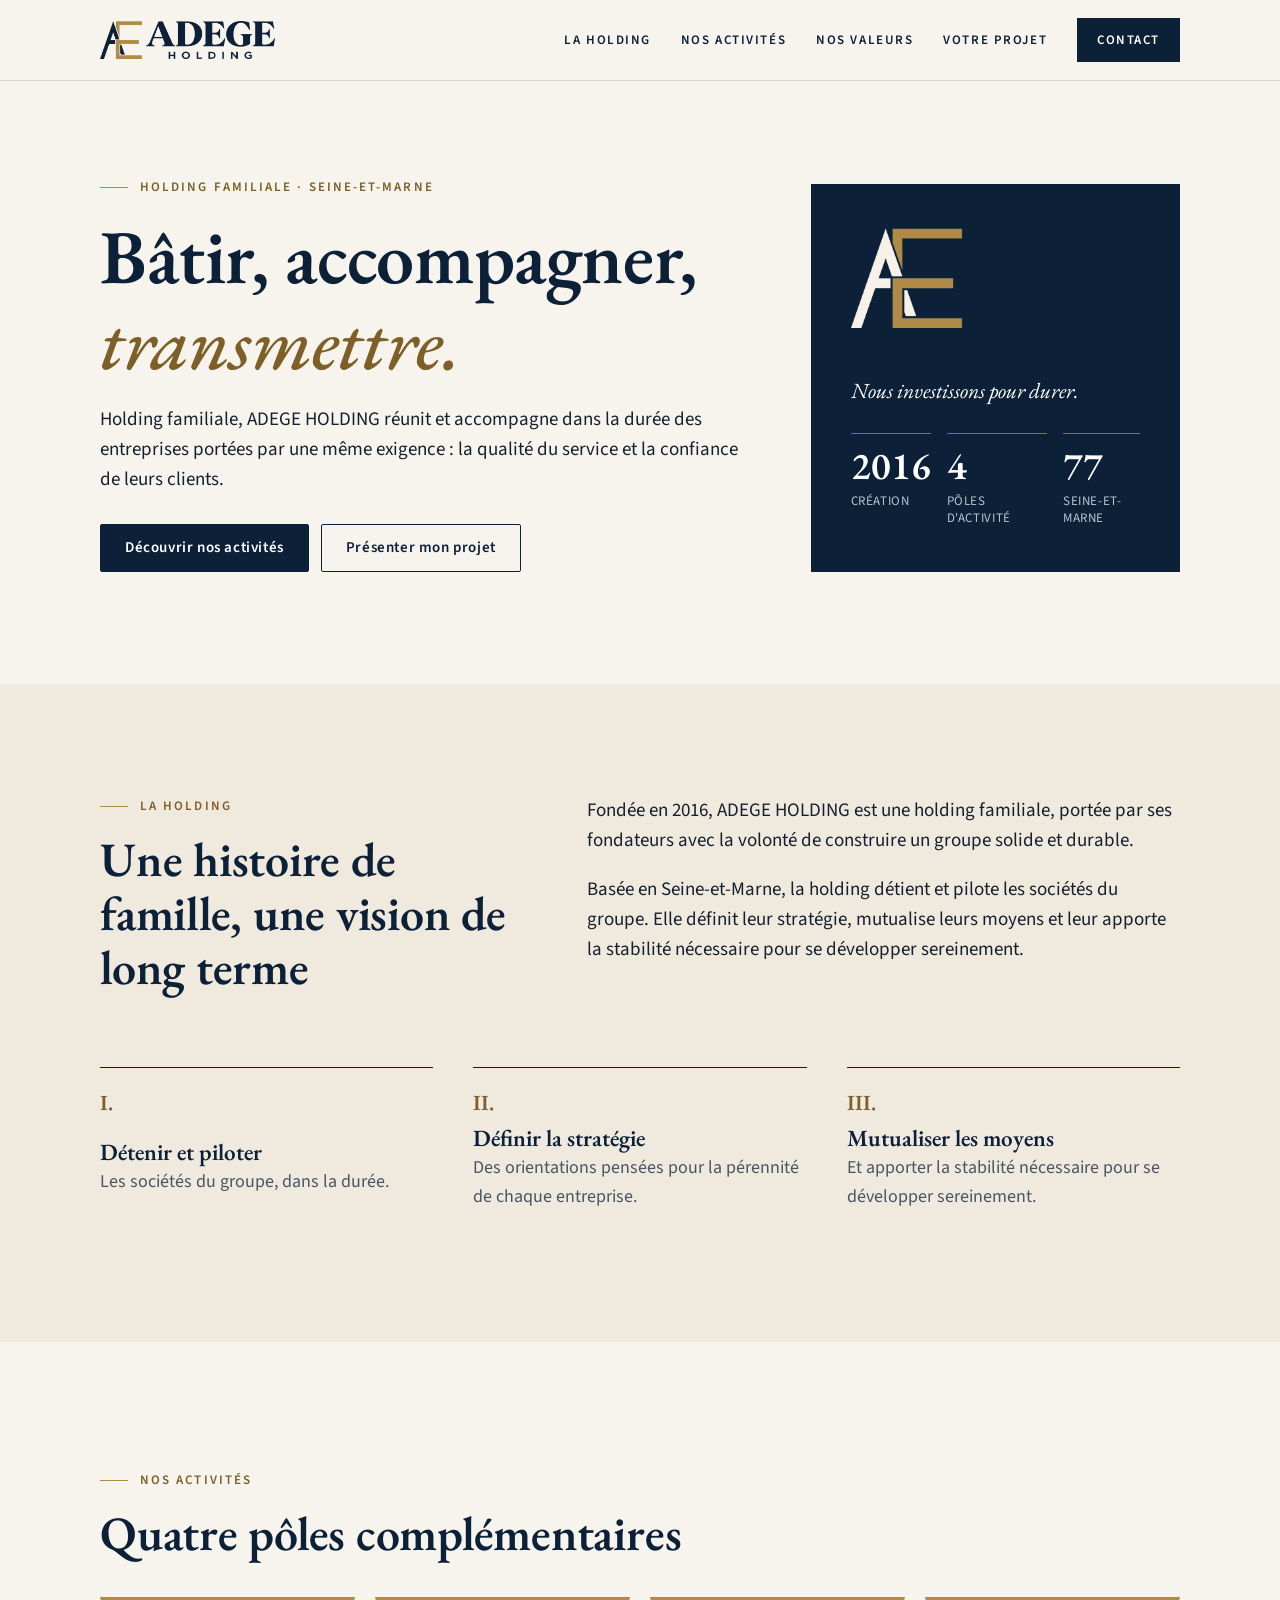
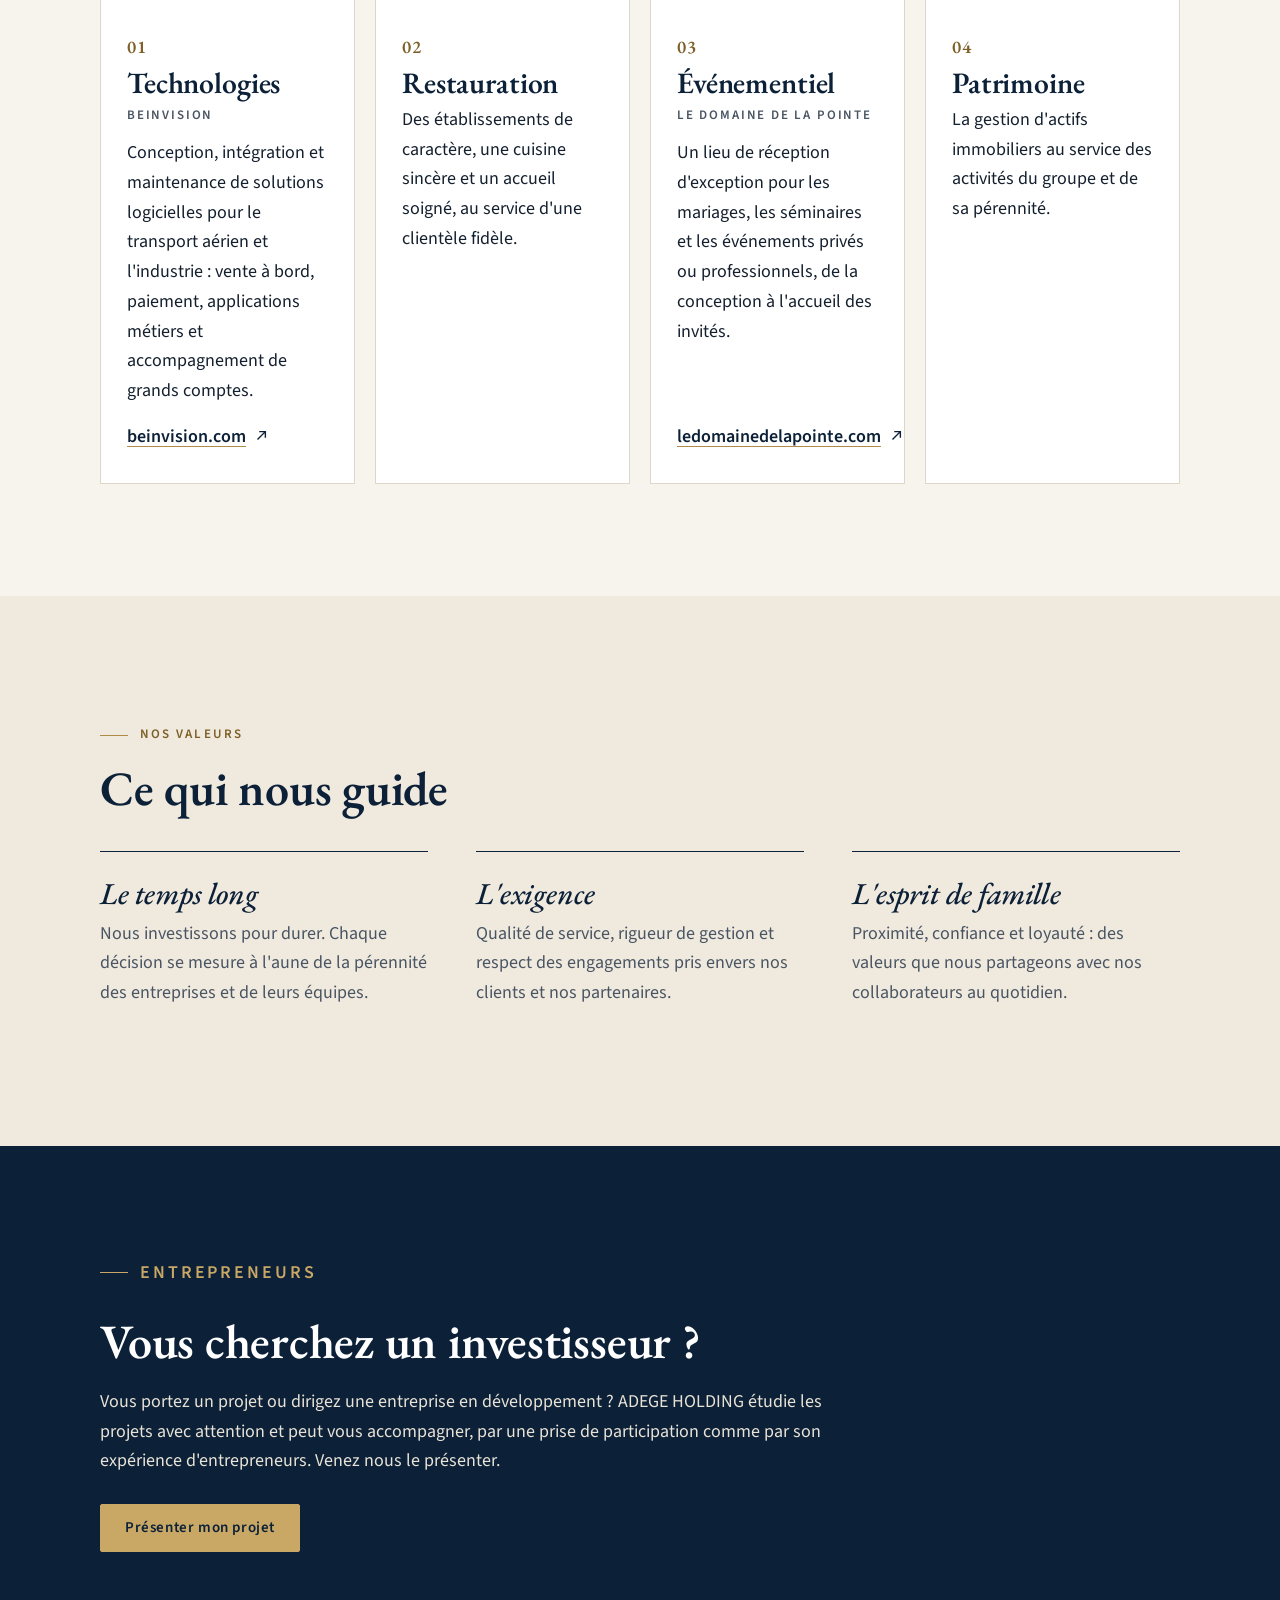
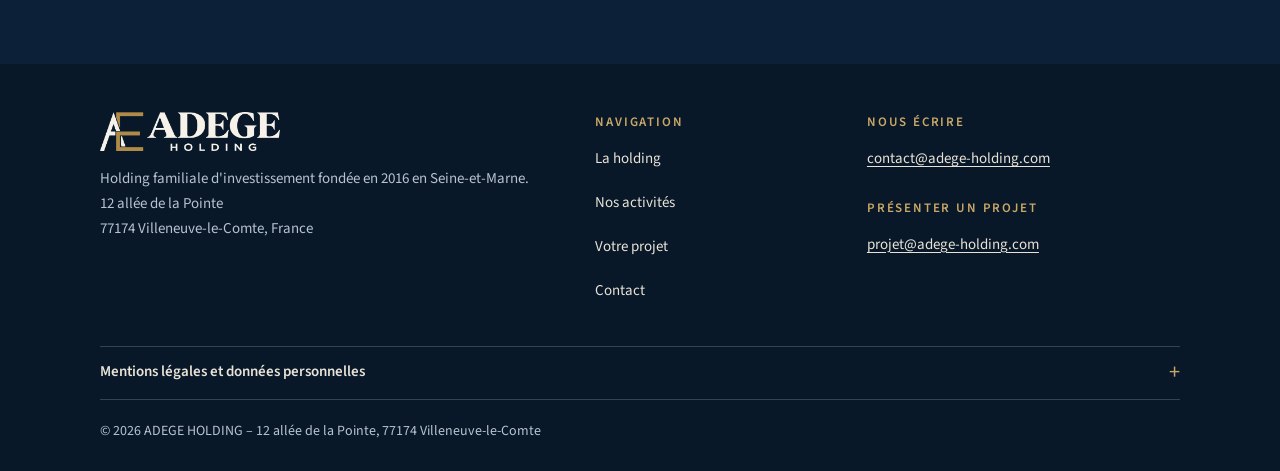
<file: index.html>
<!doctype html>
<html lang="fr">
<head>
<meta charset="utf-8">
<meta name="viewport" content="width=device-width, initial-scale=1">
<title>ADEGE HOLDING – Holding familiale d'investissement en Seine-et-Marne</title>
<meta name="description" content="ADEGE HOLDING, holding familiale fondée en 2016 en Seine-et-Marne, accompagne dans la durée des entreprises de technologies, de restauration, d'événementiel et de patrimoine. Vous avez un projet ? Présentez-le nous.">
<meta name="robots" content="index, follow">
<link rel="canonical" href="https://adege-holding.com/">
<meta name="theme-color" content="#0C2138">
<meta property="og:type" content="website">
<meta property="og:locale" content="fr_FR">
<meta property="og:site_name" content="ADEGE HOLDING">
<meta property="og:title" content="ADEGE HOLDING – Holding familiale d'investissement en Seine-et-Marne">
<meta property="og:description" content="ADEGE HOLDING, holding familiale fondée en 2016 en Seine-et-Marne, accompagne dans la durée des entreprises de technologies, de restauration, d'événementiel et de patrimoine. Vous avez un projet ? Présentez-le nous.">
<meta property="og:url" content="https://adege-holding.com/">
<meta property="og:image" content="https://adege-holding.com/img/og-image.jpg">
<meta property="og:image:width" content="1200">
<meta property="og:image:height" content="630">
<meta property="og:image:alt" content="ADEGE HOLDING – Bâtir, accompagner, transmettre">
<meta name="twitter:card" content="summary_large_image">
<link rel="icon" type="image/png" href="img/favicon.png">
<link rel="apple-touch-icon" href="img/apple-touch-icon.png">
<link rel="preconnect" href="https://fonts.googleapis.com">
<link rel="preconnect" href="https://fonts.gstatic.com" crossorigin>
<link href="https://fonts.googleapis.com/css2?family=EB+Garamond:ital,wght@0,500;0,600;1,500&family=Source+Sans+3:wght@400;600&display=swap" rel="stylesheet">
<link rel="stylesheet" href="style.css">
<script>document.documentElement.className = 'js';</script>
<script src="menu.js" defer></script>
<script type="application/ld+json">{"@context": "https://schema.org", "@type": "Organization", "name": "ADEGE HOLDING", "legalName": "ADEGE HOLDING", "url": "https://adege-holding.com/", "logo": "https://adege-holding.com/img/logo.png", "image": "https://adege-holding.com/img/og-image.jpg", "slogan": "Bâtir, accompagner, transmettre", "email": "contact@adege-holding.com", "foundingDate": "2016", "identifier": "818381444", "address": {"@type": "PostalAddress", "streetAddress": "12 allée de la Pointe", "postalCode": "77174", "addressLocality": "Villeneuve-le-Comte", "addressRegion": "Île-de-France", "addressCountry": "FR"}, "areaServed": "FR", "description": "Holding familiale qui accompagne dans la durée des entreprises de technologies, de restauration, d'événementiel et de patrimoine, et étudie les projets d'entrepreneurs à la recherche d'un investisseur."}</script>
</head>
<body>
<a class="skip-link" href="#contenu">Aller au contenu</a>
<header class="site-header">
  <div class="wrap">
    <a class="brand" href="index.html" aria-current="page"><img src="img/logo-640.png" width="640" height="139" alt="ADEGE HOLDING – accueil"></a>
    <button class="menu-toggle" type="button" aria-expanded="false" aria-controls="menu-principal" aria-label="Ouvrir le menu">
      <span class="menu-toggle__label" aria-hidden="true">Menu</span>
      <span class="menu-toggle__bars" aria-hidden="true"><span></span><span></span><span></span></span>
    </button>
    <nav class="site-nav" id="menu-principal" aria-label="Menu principal">
      <ul>
        <li><a href="index.html#holding">La holding</a></li>
        <li><a href="index.html#poles">Nos activités</a></li>
        <li><a href="index.html#valeurs">Nos valeurs</a></li>
        <li><a href="index.html#projets">Votre projet</a></li>
        <li class="nav-cta"><a href="contact.html">Contact</a></li>
      </ul>
    </nav>
  </div>
</header>

<main id="contenu" tabindex="-1">
  <section class="hero" aria-labelledby="titre">
    <div class="wrap hero__grid">
      <div>
        <p class="eyebrow">Holding familiale · Seine-et-Marne</p>
        <h1 id="titre">Bâtir, accompagner, <em>transmettre.</em></h1>
        <p class="lead">Holding familiale, ADEGE HOLDING réunit et accompagne dans la durée des entreprises portées par une même exigence&nbsp;: la qualité du service et la confiance de leurs clients.</p>
        <div class="btn-row">
          <a class="btn" href="#poles">Découvrir nos activités</a>
          <a class="btn btn--ghost" href="contact.html#projet">Présenter mon projet</a>
        </div>
      </div>
      <aside class="hero__panel" aria-label="ADEGE HOLDING en bref">
        <img class="hero__monogram" src="img/monogram-light.png" width="340" height="304" alt="">
        <p class="hero__caption">Nous investissons pour durer.</p>
        <dl class="figures">
          <div><dt>2016</dt><dd>Création</dd></div>
          <div><dt>4</dt><dd>Pôles d'activité</dd></div>
          <div><dt>77</dt><dd>Seine-et-Marne</dd></div>
        </dl>
      </aside>
    </div>
  </section>

  <section class="section section--sand" id="holding" aria-labelledby="titre-holding">
    <div class="wrap">
      <div class="split">
        <div>
          <p class="eyebrow">La holding</p>
          <h2 id="titre-holding">Une histoire de famille, une vision de long terme</h2>
        </div>
        <div>
          <p class="lead">Fondée en 2016, ADEGE HOLDING est une holding familiale, portée par ses fondateurs avec la volonté de construire un groupe solide et durable.</p>
          <p class="lead">Basée en Seine-et-Marne, la holding détient et pilote les sociétés du groupe. Elle définit leur stratégie, mutualise leurs moyens et leur apporte la stabilité nécessaire pour se développer sereinement.</p>
        </div>
      </div>
      <ol class="roles">
        <li><div><strong>Détenir et piloter</strong><span>Les sociétés du groupe, dans la durée.</span></div></li>
        <li><div><strong>Définir la stratégie</strong><span>Des orientations pensées pour la pérennité de chaque entreprise.</span></div></li>
        <li><div><strong>Mutualiser les moyens</strong><span>Et apporter la stabilité nécessaire pour se développer sereinement.</span></div></li>
      </ol>
    </div>
  </section>

  <section class="section" id="poles" aria-labelledby="titre-poles">
    <div class="wrap">
      <div class="section-head">
        <p class="eyebrow">Nos activités</p>
        <h2 id="titre-poles">Quatre pôles complémentaires</h2>
      </div>
      <ul class="poles">
        <li>
          <article class="pole" aria-labelledby="pole-1">
            <p class="pole__num" aria-hidden="true">01</p>
            <h3 id="pole-1">Technologies</h3>
            <p class="pole__brand">BEINVISION</p>
            <p>Conception, intégration et maintenance de solutions logicielles pour le transport aérien et l'industrie&nbsp;: vente à bord, paiement, applications métiers et accompagnement de grands comptes.</p>
            <a class="pole__link" href="https://beinvision.com">beinvision.com <svg viewBox="0 0 16 16" aria-hidden="true" focusable="false"><path d="M6 3h7v7M13 3 4 12" fill="none" stroke="currentColor" stroke-width="1.6"/></svg><span class="sr-only"> (site de BEINVISION)</span></a>
          </article>
        </li>
        <li>
          <article class="pole" aria-labelledby="pole-2">
            <p class="pole__num" aria-hidden="true">02</p>
            <h3 id="pole-2">Restauration</h3>
            <p>Des établissements de caractère, une cuisine sincère et un accueil soigné, au service d'une clientèle fidèle.</p>
          </article>
        </li>
        <li>
          <article class="pole" aria-labelledby="pole-3">
            <p class="pole__num" aria-hidden="true">03</p>
            <h3 id="pole-3">Événementiel</h3>
            <p class="pole__brand">Le Domaine de la Pointe</p>
            <p>Un lieu de réception d'exception pour les mariages, les séminaires et les événements privés ou professionnels, de la conception à l'accueil des invités.</p>
            <a class="pole__link" href="https://ledomainedelapointe.com">ledomainedelapointe.com <svg viewBox="0 0 16 16" aria-hidden="true" focusable="false"><path d="M6 3h7v7M13 3 4 12" fill="none" stroke="currentColor" stroke-width="1.6"/></svg><span class="sr-only"> (site du Domaine de la Pointe)</span></a>
          </article>
        </li>
        <li>
          <article class="pole" aria-labelledby="pole-4">
            <p class="pole__num" aria-hidden="true">04</p>
            <h3 id="pole-4">Patrimoine</h3>
            <p>La gestion d'actifs immobiliers au service des activités du groupe et de sa pérennité.</p>
          </article>
        </li>
      </ul>
    </div>
  </section>

  <section class="section section--sand" id="valeurs" aria-labelledby="titre-valeurs">
    <div class="wrap">
      <div class="section-head">
        <p class="eyebrow">Nos valeurs</p>
        <h2 id="titre-valeurs">Ce qui nous guide</h2>
      </div>
      <ul class="values">
        <li class="value"><h3>Le temps long</h3><p>Nous investissons pour durer. Chaque décision se mesure à l'aune de la pérennité des entreprises et de leurs équipes.</p></li>
        <li class="value"><h3>L'exigence</h3><p>Qualité de service, rigueur de gestion et respect des engagements pris envers nos clients et nos partenaires.</p></li>
        <li class="value"><h3>L'esprit de famille</h3><p>Proximité, confiance et loyauté&nbsp;: des valeurs que nous partageons avec nos collaborateurs au quotidien.</p></li>
      </ul>
    </div>
  </section>

  <section class="cta dark" id="projets" aria-labelledby="titre-projets">
    <div class="wrap">
      <div class="cta__inner">
        <p class="eyebrow">Entrepreneurs</p>
        <h2 id="titre-projets">Vous cherchez un investisseur&nbsp;?</h2>
        <p>Vous portez un projet ou dirigez une entreprise en développement&nbsp;? ADEGE HOLDING étudie les projets avec attention et peut vous accompagner, par une prise de participation comme par son expérience d'entrepreneurs. Venez nous le présenter.</p>
        <div class="btn-row">
          <a class="btn btn--gold" href="contact.html#projet">Présenter mon projet</a>
        </div>
      </div>
    </div>
  </section>
</main>

<footer class="site-footer">
  <div class="wrap">
    <div class="footer-grid">
      <div>
        <img class="footer-logo" src="img/logo-640-light.png" width="640" height="139" alt="ADEGE HOLDING" loading="lazy" decoding="async">
        <p>Holding familiale d'investissement fondée en 2016 en Seine-et-Marne.</p>
        <address>12 allée de la Pointe<br>77174 Villeneuve-le-Comte, France</address>
      </div>
      <nav class="footer-nav" aria-label="Pied de page">
        <p class="footer-title">Navigation</p>
        <ul>
          <li><a href="index.html#holding">La holding</a></li>
          <li><a href="index.html#poles">Nos activités</a></li>
          <li><a href="index.html#projets">Votre projet</a></li>
          <li><a href="contact.html">Contact</a></li>
        </ul>
      </nav>
      <div class="footer-contact">
        <p class="footer-title">Nous écrire</p>
        <p><a href="mailto:contact@adege-holding.com">contact@adege-holding.com</a></p>
        <p class="footer-title footer-title--spaced">Présenter un projet</p>
        <p><a href="mailto:projet@adege-holding.com">projet@adege-holding.com</a></p>
      </div>
    </div>
    <details class="legal" id="mentions-legales">
      <summary>Mentions légales et données personnelles</summary>
      <div class="legal__body">
        <div>
          <h2>Éditeur</h2>
          <p>ADEGE HOLDING, société civile au capital de 214&nbsp;000&nbsp;€<br>Siège : 12 allée de la Pointe, 77174 Villeneuve-le-Comte<br>RCS Meaux 818 381 444<br>Contact : <a href="mailto:contact@adege-holding.com">contact@adege-holding.com</a></p>
        </div>
        <div>
          <h2>Publication</h2>
          <p>Directrice de la publication : Elodie GEOFFROY, gérante.</p>
          <h2>Hébergement</h2>
          <p>GitHub, Inc. (GitHub Pages), 88 Colin P. Kelly Jr. Street, San Francisco, CA 94107, États-Unis.</p>
        </div>
        <div>
          <h2>Données personnelles</h2>
          <p>Ce site ne dépose aucun cookie et ne collecte aucune donnée personnelle. Les messages envoyés par e-mail ne servent qu'à vous répondre. Vous pouvez exercer vos droits (RGPD) à l'adresse <a href="mailto:contact@adege-holding.com">contact@adege-holding.com</a>.</p>
        </div>
      </div>
    </details>
    <p class="copyright">© 2026 ADEGE HOLDING – 12 allée de la Pointe, 77174 Villeneuve-le-Comte</p>
  </div>
</footer>
</body>
</html>
</file>
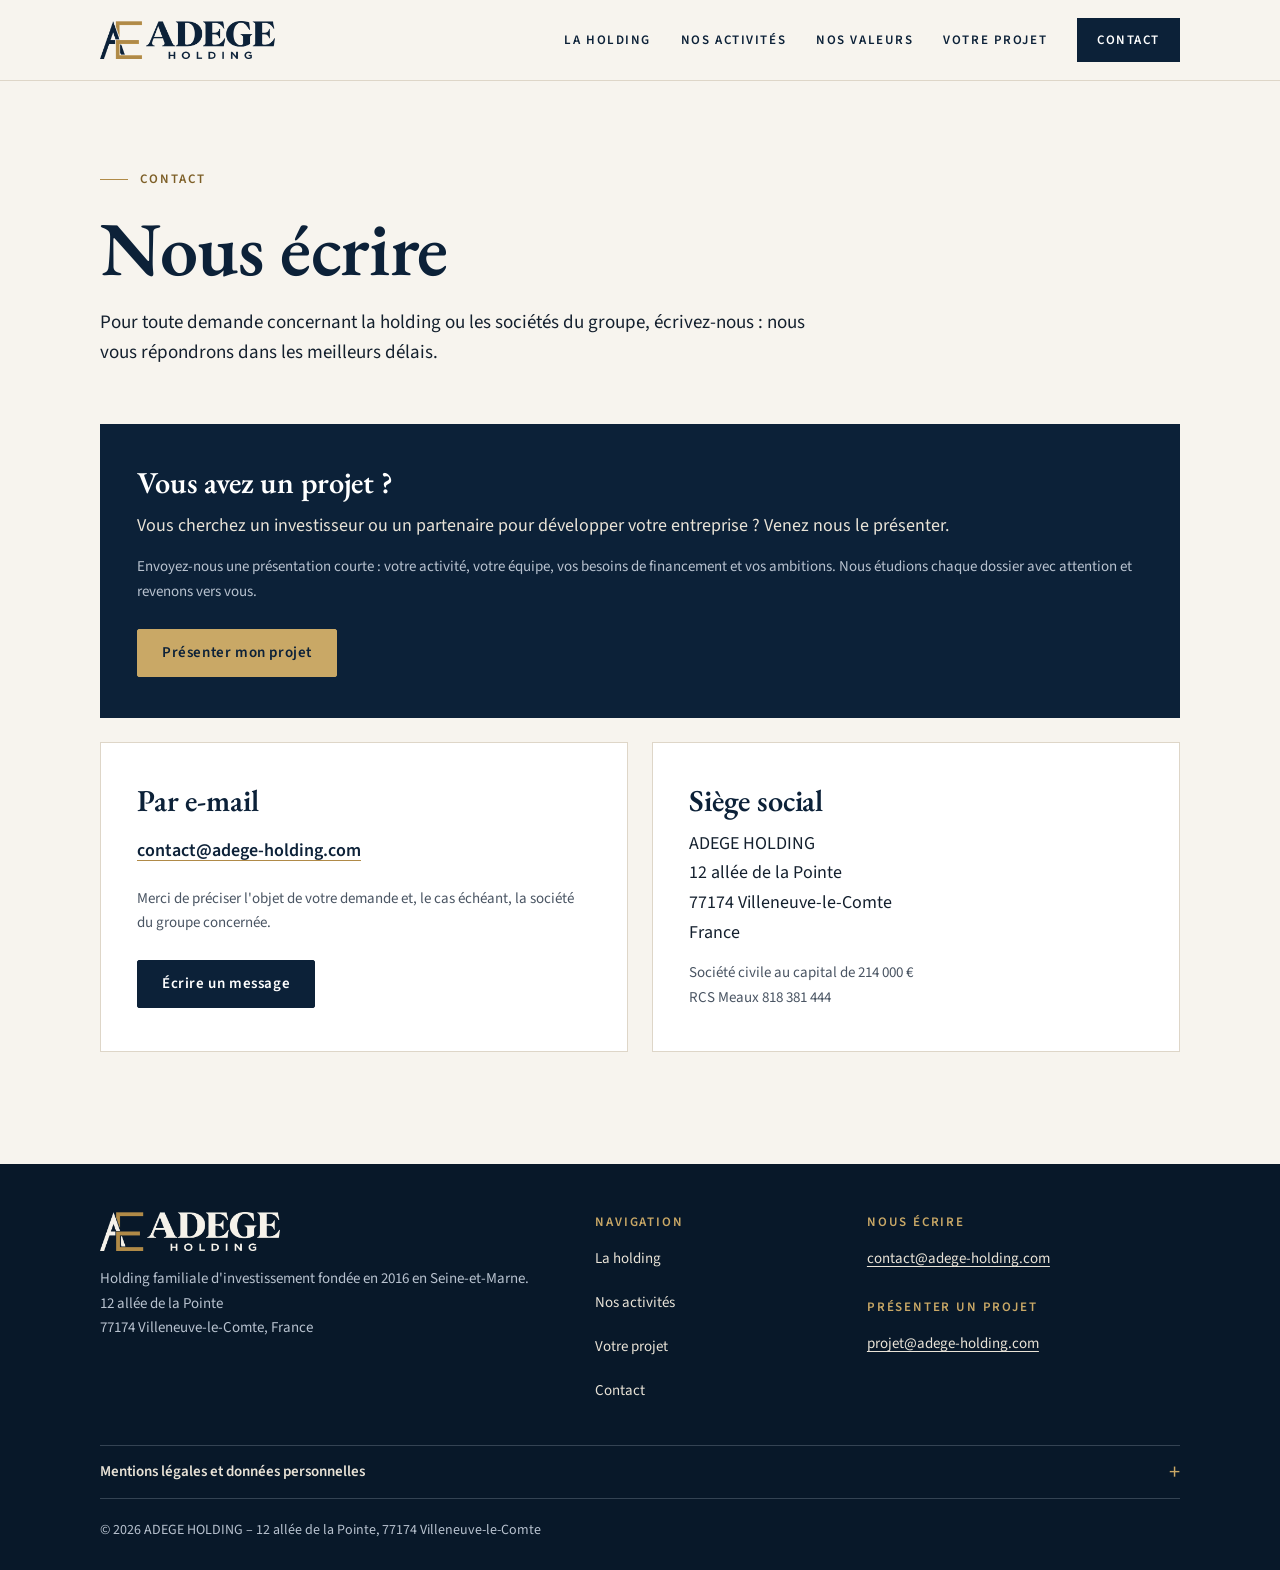
<file: contact.html>
<!doctype html>
<html lang="fr">
<head>
<meta charset="utf-8">
<meta name="viewport" content="width=device-width, initial-scale=1">
<title>Contact – ADEGE HOLDING, holding familiale</title>
<meta name="description" content="Contacter ADEGE HOLDING, holding familiale basée à Villeneuve-le-Comte (Seine-et-Marne) : demandes générales ou présentation de votre projet à un investisseur.">
<meta name="robots" content="index, follow">
<link rel="canonical" href="https://adege-holding.com/contact.html">
<meta name="theme-color" content="#0C2138">
<meta property="og:type" content="website">
<meta property="og:locale" content="fr_FR">
<meta property="og:site_name" content="ADEGE HOLDING">
<meta property="og:title" content="Contact – ADEGE HOLDING, holding familiale">
<meta property="og:description" content="Contacter ADEGE HOLDING, holding familiale basée à Villeneuve-le-Comte (Seine-et-Marne) : demandes générales ou présentation de votre projet à un investisseur.">
<meta property="og:url" content="https://adege-holding.com/contact.html">
<meta property="og:image" content="https://adege-holding.com/img/og-image.jpg">
<meta property="og:image:width" content="1200">
<meta property="og:image:height" content="630">
<meta property="og:image:alt" content="ADEGE HOLDING – Bâtir, accompagner, transmettre">
<meta name="twitter:card" content="summary_large_image">
<link rel="icon" type="image/png" href="img/favicon.png">
<link rel="apple-touch-icon" href="img/apple-touch-icon.png">
<link rel="preconnect" href="https://fonts.googleapis.com">
<link rel="preconnect" href="https://fonts.gstatic.com" crossorigin>
<link href="https://fonts.googleapis.com/css2?family=EB+Garamond:ital,wght@0,500;0,600;1,500&family=Source+Sans+3:wght@400;600&display=swap" rel="stylesheet">
<link rel="stylesheet" href="style.css">
<script>document.documentElement.className = 'js';</script>
<script src="menu.js" defer></script>
</head>
<body>
<a class="skip-link" href="#contenu">Aller au contenu</a>
<header class="site-header">
  <div class="wrap">
    <a class="brand" href="index.html"><img src="img/logo-640.png" width="640" height="139" alt="ADEGE HOLDING – accueil"></a>
    <button class="menu-toggle" type="button" aria-expanded="false" aria-controls="menu-principal" aria-label="Ouvrir le menu">
      <span class="menu-toggle__label" aria-hidden="true">Menu</span>
      <span class="menu-toggle__bars" aria-hidden="true"><span></span><span></span><span></span></span>
    </button>
    <nav class="site-nav" id="menu-principal" aria-label="Menu principal">
      <ul>
        <li><a href="index.html#holding">La holding</a></li>
        <li><a href="index.html#poles">Nos activités</a></li>
        <li><a href="index.html#valeurs">Nos valeurs</a></li>
        <li><a href="index.html#projets">Votre projet</a></li>
        <li class="nav-cta"><a href="contact.html" aria-current="page">Contact</a></li>
      </ul>
    </nav>
  </div>
</header>

<main id="contenu" tabindex="-1">
  <div class="page-head">
    <div class="wrap">
      <p class="eyebrow">Contact</p>
      <h1>Nous écrire</h1>
      <p class="lead">Pour toute demande concernant la holding ou les sociétés du groupe, écrivez-nous&nbsp;: nous vous répondrons dans les meilleurs délais.</p>
    </div>
  </div>

  <div class="wrap">
    <div class="contact-grid">
      <section class="card card--feature" id="projet" aria-labelledby="titre-projet">
        <h2 id="titre-projet">Vous avez un projet&nbsp;?</h2>
        <p>Vous cherchez un investisseur ou un partenaire pour développer votre entreprise&nbsp;? Venez nous le présenter.</p>
        <p class="small">Envoyez-nous une présentation courte&nbsp;: votre activité, votre équipe, vos besoins de financement et vos ambitions. Nous étudions chaque dossier avec attention et revenons vers vous.</p>
        <a class="btn btn--gold" href="mailto:projet@adege-holding.com?subject=Pr%C3%A9sentation%20de%20projet%20-%20ADEGE%20HOLDING">Présenter mon projet<span class="sr-only"> (e-mail à projet@adege-holding.com)</span></a>
      </section>
      <section class="card" aria-labelledby="titre-mail">
        <h2 id="titre-mail">Par e-mail</h2>
        <p><a class="mail-link" href="mailto:contact@adege-holding.com">contact@adege-holding.com</a></p>
        <p class="small">Merci de préciser l'objet de votre demande et, le cas échéant, la société du groupe concernée.</p>
        <a class="btn" href="mailto:contact@adege-holding.com?subject=Demande%20de%20contact%20-%20ADEGE%20HOLDING">Écrire un message</a>
      </section>
      <section class="card" aria-labelledby="titre-siege">
        <h2 id="titre-siege">Siège social</h2>
        <address>ADEGE HOLDING<br>12 allée de la Pointe<br>77174 Villeneuve-le-Comte<br>France</address>
        <p class="small">Société civile au capital de 214&nbsp;000&nbsp;€<br>RCS Meaux 818 381 444</p>
      </section>
    </div>
  </div>
</main>

<footer class="site-footer">
  <div class="wrap">
    <div class="footer-grid">
      <div>
        <img class="footer-logo" src="img/logo-640-light.png" width="640" height="139" alt="ADEGE HOLDING" loading="lazy" decoding="async">
        <p>Holding familiale d'investissement fondée en 2016 en Seine-et-Marne.</p>
        <address>12 allée de la Pointe<br>77174 Villeneuve-le-Comte, France</address>
      </div>
      <nav class="footer-nav" aria-label="Pied de page">
        <p class="footer-title">Navigation</p>
        <ul>
          <li><a href="index.html#holding">La holding</a></li>
          <li><a href="index.html#poles">Nos activités</a></li>
          <li><a href="index.html#projets">Votre projet</a></li>
          <li><a href="contact.html">Contact</a></li>
        </ul>
      </nav>
      <div class="footer-contact">
        <p class="footer-title">Nous écrire</p>
        <p><a href="mailto:contact@adege-holding.com">contact@adege-holding.com</a></p>
        <p class="footer-title footer-title--spaced">Présenter un projet</p>
        <p><a href="mailto:projet@adege-holding.com">projet@adege-holding.com</a></p>
      </div>
    </div>
    <details class="legal" id="mentions-legales">
      <summary>Mentions légales et données personnelles</summary>
      <div class="legal__body">
        <div>
          <h2>Éditeur</h2>
          <p>ADEGE HOLDING, société civile au capital de 214&nbsp;000&nbsp;€<br>Siège : 12 allée de la Pointe, 77174 Villeneuve-le-Comte<br>RCS Meaux 818 381 444<br>Contact : <a href="mailto:contact@adege-holding.com">contact@adege-holding.com</a></p>
        </div>
        <div>
          <h2>Publication</h2>
          <p>Directrice de la publication : Elodie GEOFFROY, gérante.</p>
          <h2>Hébergement</h2>
          <p>GitHub, Inc. (GitHub Pages), 88 Colin P. Kelly Jr. Street, San Francisco, CA 94107, États-Unis.</p>
        </div>
        <div>
          <h2>Données personnelles</h2>
          <p>Ce site ne dépose aucun cookie et ne collecte aucune donnée personnelle. Les messages envoyés par e-mail ne servent qu'à vous répondre. Vous pouvez exercer vos droits (RGPD) à l'adresse <a href="mailto:contact@adege-holding.com">contact@adege-holding.com</a>.</p>
        </div>
      </div>
    </details>
    <p class="copyright">© 2026 ADEGE HOLDING – 12 allée de la Pointe, 77174 Villeneuve-le-Comte</p>
  </div>
</footer>
</body>
</html>
</file>
<file: style.css>
/* ADEGE HOLDING — feuille de style unique (mobile first) */
:root {
  --navy: #0C2138;
  --navy-2: #13304F;
  --ink: #14202E;
  --muted: #4A5563;
  --ivory: #F7F4EE;
  --paper: #FFFFFF;
  --sand: #EFE9DE;
  --line: #DED6C8;
  --gold: #B08A47;          /* décoratif uniquement */
  --gold-text: #7D5F27;     /* texte sur fond clair (5,4:1) */
  --gold-light: #C9A866;    /* texte sur fond marine (7,2:1) */
  --on-navy: #E9E3D7;
  --on-navy-muted: #B8C2CF;
  --serif: "EB Garamond", "Iowan Old Style", Georgia, "Times New Roman", serif;
  --sans: "Source Sans 3", "Segoe UI", system-ui, -apple-system, Roboto, Arial, sans-serif;
  --gutter: 20px;
  --header-h: 64px;
  --radius: 2px;
}

*, *::before, *::after { box-sizing: border-box; }
html { -webkit-text-size-adjust: 100%; text-size-adjust: 100%; scroll-padding-top: calc(var(--header-h) + 12px); }
body {
  margin: 0;
  background: var(--ivory);
  color: var(--ink);
  font-family: var(--sans);
  font-size: 1.0625rem; /* 17px */
  line-height: 1.65;
  overflow-wrap: break-word;
  -webkit-font-smoothing: antialiased;
}
img { max-width: 100%; height: auto; display: block; }
h1, h2, h3, p, ul, ol, dl, dd, figure { margin: 0; }
.plain { list-style: none; padding: 0; }
a { color: inherit; text-underline-offset: .2em; text-decoration-thickness: 1px; }
a:hover { text-decoration-color: var(--gold); }

:focus-visible { outline: 3px solid var(--gold-text); outline-offset: 3px; border-radius: var(--radius); }
.dark :focus-visible, .site-footer :focus-visible, .card--feature :focus-visible { outline-color: var(--gold-light); }

.sr-only {
  position: absolute !important; width: 1px; height: 1px; padding: 0; margin: -1px;
  overflow: hidden; clip: rect(0 0 0 0); white-space: nowrap; border: 0;
}
.skip-link {
  position: absolute; left: 12px; top: -100px; z-index: 100;
  background: var(--navy); color: #fff; padding: 12px 18px; font-weight: 600; text-decoration: none;
}
.skip-link:focus { top: 12px; }

.wrap { width: 100%; max-width: 1160px; margin-inline: auto; padding-inline: var(--gutter); }

/* ---------- Typographie ---------- */
h1, h2, h3 { font-family: var(--serif); font-weight: 600; color: var(--navy); line-height: 1.12; letter-spacing: -.005em; }
h1 { font-size: clamp(2.6rem, 9vw, 4.75rem); }
h2 { font-size: clamp(2rem, 6.2vw, 3rem); }
h3 { font-size: 1.6rem; }
h1 em, h2 em { font-style: italic; font-weight: 500; color: var(--gold-text); }
.eyebrow {
  display: flex; align-items: center; gap: 12px;
  font-size: .8125rem; font-weight: 600; letter-spacing: .16em; text-transform: uppercase;
  color: var(--gold-text); margin-bottom: 16px;
}
.eyebrow::before { content: ""; width: 28px; height: 1px; background: var(--gold); flex: none; }
.lead { font-size: 1.1875rem; line-height: 1.6; color: var(--ink); }
.small { font-size: .9375rem; color: var(--muted); }

/* ---------- Boutons ---------- */
.btn {
  display: inline-flex; align-items: center; justify-content: center; gap: 10px;
  min-height: 48px; padding: 12px 24px; text-align: center;
  font: 600 .9375rem/1.2 var(--sans); letter-spacing: .04em; text-decoration: none;
  border: 1px solid var(--navy); border-radius: var(--radius);
  background: var(--navy); color: #fff;
  transition: background-color .2s, color .2s, border-color .2s;
}
.btn:hover { background: var(--navy-2); }
.btn--ghost { background: transparent; color: var(--navy); }
.btn--ghost:hover { background: var(--navy); color: #fff; }
.btn--gold { background: var(--gold-light); border-color: var(--gold-light); color: var(--navy); }
.btn--gold:hover { background: #D8BC84; }
.btn-row { display: flex; flex-wrap: wrap; gap: 12px; }
.btn-row .btn { flex: 1 1 220px; }

/* ---------- En-tête ---------- */
.site-header {
  position: sticky; top: 0; z-index: 50;
  background: rgba(247, 244, 238, .97);
  border-bottom: 1px solid var(--line);
}
.site-header .wrap { position: relative; display: flex; align-items: center; justify-content: space-between; gap: 16px; height: var(--header-h); }
.brand { display: inline-flex; align-items: center; min-height: 44px; }
.brand img { width: auto; height: 30px; }

.menu-toggle {
  display: none; /* affiché uniquement si JS actif */
  align-items: center; gap: 10px; min-width: 44px; min-height: 44px; padding: 0 10px; margin-right: -10px;
  background: none; border: 0; color: var(--navy); font: 600 .875rem var(--sans); letter-spacing: .08em; text-transform: uppercase; cursor: pointer;
}
.menu-toggle__bars { position: relative; width: 22px; height: 14px; }
.menu-toggle__bars span { position: absolute; left: 0; width: 100%; height: 2px; background: currentColor; transition: transform .2s, opacity .2s; }
.menu-toggle__bars span:nth-child(1) { top: 0; }
.menu-toggle__bars span:nth-child(2) { top: 6px; }
.menu-toggle__bars span:nth-child(3) { top: 12px; }
.menu-toggle[aria-expanded="true"] .menu-toggle__bars span:nth-child(1) { transform: translateY(6px) rotate(45deg); }
.menu-toggle[aria-expanded="true"] .menu-toggle__bars span:nth-child(2) { opacity: 0; }
.menu-toggle[aria-expanded="true"] .menu-toggle__bars span:nth-child(3) { transform: translateY(-6px) rotate(-45deg); }

.site-nav ul { list-style: none; margin: 0; padding: 0; }
.site-nav a {
  display: flex; align-items: center; min-height: 48px;
  color: var(--navy); text-decoration: none; font-weight: 600; font-size: 1rem;
}
.site-nav a[aria-current="page"] { color: var(--gold-text); }

/* Sans JS : liens affichés sous le logo */
html:not(.js) .site-header .wrap { height: auto; flex-wrap: wrap; padding-block: 8px; }
html:not(.js) .site-nav ul { display: flex; flex-wrap: wrap; column-gap: 20px; }

/* Avec JS, mobile : panneau déroulant */
.js .menu-toggle { display: inline-flex; }
.js .site-nav {
  position: fixed; left: 0; right: 0; top: var(--header-h);
  background: var(--ivory); border-bottom: 1px solid var(--line);
  box-shadow: 0 18px 30px -18px rgba(12, 33, 56, .35);
  max-height: calc(100vh - var(--header-h)); max-height: calc(100dvh - var(--header-h)); overflow-y: auto;
}
.js .site-nav:not(.is-open) { display: none; }
.js .site-nav ul { padding: 8px var(--gutter) 24px; }
.js .site-nav li + li { border-top: 1px solid var(--line); }
.js .site-nav a { min-height: 56px; font-family: var(--serif); font-size: 1.5rem; font-weight: 600; }
.js .site-nav .nav-cta { margin-top: 16px; border-top: 0; }
.js .site-nav .nav-cta a { justify-content: center; min-height: 52px; font: 600 1rem var(--sans); letter-spacing: .04em; background: var(--navy); color: #fff; padding: 0 20px; }

/* ---------- Sections ---------- */
.section { padding-block: 64px; }
.section--sand { background: var(--sand); }
.dark { background: var(--navy); color: var(--on-navy); }
.dark h1, .dark h2, .dark h3 { color: #fff; }
.dark .eyebrow { color: var(--gold-light); }
.dark .eyebrow::before { background: var(--gold-light); }
.section-head { max-width: 720px; margin-bottom: 36px; }
.section-head p { margin-top: 16px; }

/* Hero */
.hero { padding-block: 44px 56px; }
.hero__grid { display: grid; gap: 40px; }
.hero h1 { margin-bottom: 20px; }
.hero .lead { max-width: 36em; margin-bottom: 28px; }
.hero__panel { background: var(--navy); color: var(--on-navy); padding: 28px 24px; }
.hero__monogram { width: 84px; height: auto; margin-bottom: 28px; }
.hero__caption { font-family: var(--serif); font-style: italic; font-size: 1.35rem; line-height: 1.35; color: #fff; margin-bottom: 28px; }
.figures { display: grid; grid-template-columns: repeat(3, auto); justify-content: space-between; gap: 16px; }
.figures div { display: flex; flex-direction: column; border-top: 1px solid rgba(201, 168, 102, .6); padding-top: 12px; }
.figures dt { white-space: nowrap; font-family: var(--serif); font-size: clamp(1.9rem, 8vw, 2.25rem); font-weight: 600; line-height: 1; color: #fff; }
.figures dd { margin-top: 8px; font-size: .8125rem; line-height: 1.35; letter-spacing: .05em; text-transform: uppercase; color: var(--on-navy-muted); }

/* La holding */
.split { display: grid; gap: 24px; }
.split .lead + .lead { margin-top: 18px; }
.roles { list-style: none; padding: 0; display: grid; margin-top: 40px; border-top: 1px solid var(--line); counter-reset: role; }
.roles li { display: grid; grid-template-columns: 44px 1fr; gap: 8px; padding-block: 18px; border-bottom: 1px solid var(--line); counter-increment: role; }
.roles li::before { content: counter(role, upper-roman) "."; font-family: var(--serif); font-size: 1.35rem; font-weight: 600; color: var(--gold-text); line-height: 1.3; }
.roles strong { display: block; font-family: var(--serif); font-size: 1.45rem; font-weight: 600; color: var(--navy); line-height: 1.25; }
.roles span { display: block; color: var(--muted); }

/* Pôles */
.poles { list-style: none; padding: 0; display: grid; gap: 16px; }
.pole {
  display: flex; flex-direction: column; height: 100%;
  background: var(--paper); border: 1px solid var(--line); border-top: 3px solid var(--gold);
  padding: 28px 24px;
}
.pole__num { font-family: var(--serif); font-size: 1.125rem; font-weight: 600; color: var(--gold-text); letter-spacing: .08em; }
.pole h3 { margin: 4px 0 6px; font-size: 1.85rem; }
.pole__brand { font-size: .8125rem; font-weight: 600; letter-spacing: .14em; text-transform: uppercase; color: var(--muted); margin-bottom: 12px; }
.pole__link {
  display: inline-flex; align-items: center; gap: 8px; align-self: flex-start;
  min-height: 44px; margin-top: auto; padding-top: 16px;
  color: var(--navy); font-weight: 600; text-decoration: underline; text-decoration-color: var(--gold);
}
.pole__link svg { width: 14px; height: 14px; flex: none; }

/* Valeurs */
.values { list-style: none; padding: 0; display: grid; border-top: 1px solid var(--line); }
.value { padding-block: 26px; border-bottom: 1px solid var(--line); }
.value h3 { font-style: italic; font-weight: 500; font-size: 1.9rem; margin-bottom: 8px; }
.value p { color: var(--muted); }

/* Entrepreneurs */
.cta { padding-block: 64px; }
.cta__inner { max-width: 760px; }
.cta h2 { margin-bottom: 18px; }
.cta p { font-size: 1.125rem; margin-bottom: 28px; }

/* Contact */
.page-head { padding-block: 44px 40px; }
.page-head h1 { margin-bottom: 16px; }
.page-head .lead { max-width: 38em; }
.contact-grid { display: grid; gap: 16px; padding-bottom: 64px; }
.card { background: var(--paper); border: 1px solid var(--line); padding: 28px 24px; scroll-margin-top: calc(var(--header-h) + 12px); }
.card h2 { font-size: 1.9rem; margin-bottom: 12px; }
.card p + p, .card address + p { margin-top: 14px; }
.card .btn { margin-top: 24px; width: 100%; }
.card--feature { background: var(--navy); border-color: var(--navy); color: var(--on-navy); }
.card--feature h2 { color: #fff; }
.card--feature .small { color: var(--on-navy-muted); }
.mail-link { display: inline-flex; align-items: center; min-height: 44px; font-weight: 600; font-size: 1.125rem; color: var(--navy); text-decoration: underline; text-decoration-color: var(--gold); word-break: break-word; }
address { font-style: normal; }

/* 404 */
.notfound { padding-block: 72px; }
.notfound .lead { max-width: 32em; }
.notfound .btn-row { margin-top: 28px; max-width: 520px; }

/* ---------- Pied de page ---------- */
.site-footer { background: #081829; color: var(--on-navy-muted); padding-block: 48px 28px; font-size: .9375rem; }
.site-footer a { color: var(--on-navy); }
.footer-grid { display: grid; gap: 28px; }
.footer-logo { width: 180px; height: auto; margin-bottom: 16px; }
.footer-title { font-size: .8125rem; font-weight: 600; letter-spacing: .14em; text-transform: uppercase; color: var(--gold-light); margin-bottom: 4px; }
.footer-nav ul { list-style: none; padding: 0; }
.footer-nav a, .footer-contact a { display: inline-flex; align-items: center; min-height: 44px; }
.footer-nav a { text-decoration: none; }
.footer-nav a:hover { text-decoration: underline; }
.legal { margin-top: 32px; border-top: 1px solid rgba(184, 194, 207, .25); }
.legal summary {
  display: flex; align-items: center; justify-content: space-between; min-height: 52px;
  cursor: pointer; color: var(--on-navy); font-weight: 600; list-style: none;
}
.legal summary::-webkit-details-marker { display: none; }
.legal summary::after { content: "+"; font-size: 1.4rem; font-weight: 400; color: var(--gold-light); }
.legal[open] summary::after { content: "\2212"; }
.legal__body { display: grid; gap: 22px; padding-block: 8px 20px; }
.legal__body h2 { font-family: var(--sans); font-size: .8125rem; font-weight: 600; letter-spacing: .14em; text-transform: uppercase; color: var(--gold-light); margin-bottom: 6px; }
.legal__body p + h2 { margin-top: 18px; }
.copyright { padding-top: 20px; border-top: 1px solid rgba(184, 194, 207, .25); font-size: .875rem; }

/* ---------- Tablette ---------- */
@media (min-width: 640px) {
  :root { --gutter: 32px; }
  .poles { grid-template-columns: repeat(2, minmax(0, 1fr)); }
  .contact-grid { grid-template-columns: repeat(2, minmax(0, 1fr)); }
  .contact-grid .card--feature { grid-column: 1 / -1; }
  .card .btn { width: auto; }
  .btn-row .btn { flex: 0 0 auto; }
  .footer-grid { grid-template-columns: repeat(2, minmax(0, 1fr)); }
  .hero__panel { padding: 36px 32px; }
}

/* ---------- Bureau ---------- */
@media (min-width: 960px) {
  :root { --header-h: 80px; --gutter: 40px; }
  body { font-size: 1.125rem; }
  .brand img { height: 38px; }

  .js .menu-toggle { display: none; }
  .js .site-nav, .js .site-nav:not(.is-open) {
    display: block; position: static; background: none; border: 0; box-shadow: none; max-height: none; overflow: visible;
  }
  .site-nav ul, .js .site-nav ul { display: flex; align-items: center; gap: 30px; padding: 0; }
  .js .site-nav li + li { border: 0; }
  .site-nav a, .js .site-nav a {
    position: relative; min-height: 44px;
    font: 600 .8125rem var(--sans); letter-spacing: .12em; text-transform: uppercase;
  }
  .site-nav li:not(.nav-cta) a::after {
    content: ""; position: absolute; left: 0; right: 0; bottom: 8px; height: 1px; background: var(--gold);
    transform: scaleX(0); transform-origin: left; transition: transform .25s;
  }
  .site-nav li:not(.nav-cta) a:hover::after, .site-nav a[aria-current="page"]::after { transform: scaleX(1); }
  .js .site-nav .nav-cta { margin: 0; }
  .site-nav .nav-cta a, .js .site-nav .nav-cta a {
    min-height: 44px; padding: 0 20px; background: var(--navy); color: #fff;
    font: 600 .8125rem var(--sans); letter-spacing: .12em;
  }
  .site-nav .nav-cta a:hover { background: var(--navy-2); }

  .section, .cta { padding-block: 112px; }
  .hero { padding-block: 96px 112px; }
  .hero__grid { grid-template-columns: minmax(0, 7fr) minmax(0, 4fr); align-items: end; gap: 64px; }
  .hero__panel { padding: 44px 40px; }
  .hero__monogram { width: 112px; margin-bottom: 48px; }
  .figures dt { font-size: 2.4rem; }

  .split { grid-template-columns: minmax(0, 5fr) minmax(0, 7fr); gap: 64px; }
  .roles { grid-template-columns: repeat(3, minmax(0, 1fr)); gap: 40px; border-top: 0; margin-top: 72px; }
  .roles li { grid-template-columns: 1fr; border-bottom: 0; border-top: 1px solid var(--navy); padding-top: 20px; }

  .poles { grid-template-columns: repeat(4, minmax(0, 1fr)); gap: 20px; }
  .pole { padding: 32px 26px; }

  .values { grid-template-columns: repeat(3, minmax(0, 1fr)); gap: 48px; border-top: 0; }
  .value { border-bottom: 0; border-top: 1px solid var(--navy); padding-top: 24px; }

  .page-head { padding-block: 88px 56px; }
  .contact-grid { gap: 24px; padding-bottom: 112px; }
  .card { padding: 40px 36px; }
  .footer-grid { grid-template-columns: 2fr 1fr 1.4fr; gap: 48px; }
  .legal__body { grid-template-columns: repeat(3, minmax(0, 1fr)); gap: 40px; }
  .notfound { padding-block: 140px; }
}

@media (prefers-reduced-motion: no-preference) {
  html { scroll-behavior: smooth; }
}
@media (prefers-reduced-motion: reduce) {
  *, *::before, *::after { transition-duration: .01ms !important; animation-duration: .01ms !important; }
}
@media print {
  .site-header, .menu-toggle, .skip-link { display: none !important; }
  .dark, .site-footer { background: #fff !important; color: #000 !important; }
}

.footer-title--spaced { margin-top: 16px; }
main:focus { outline: none; }
</file>
